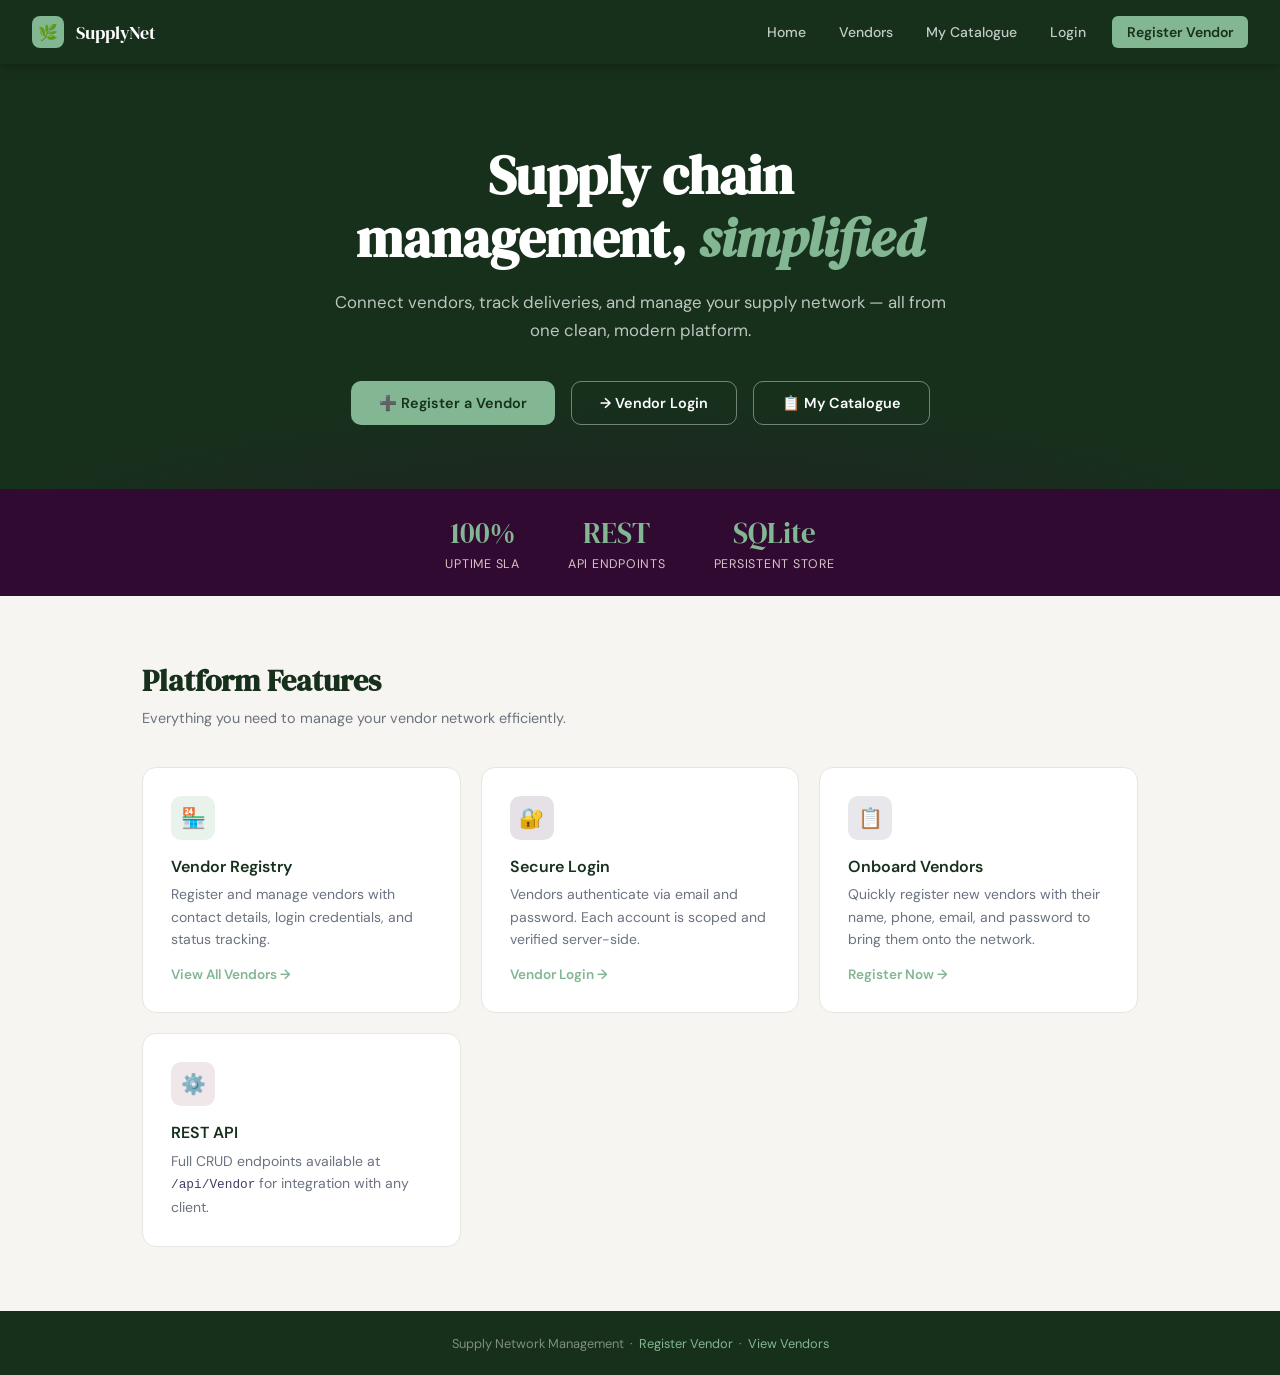
<file: SupplyNetworkManagement/wwwroot/index.html>
<!DOCTYPE html>
<html lang="en">
<head>
    <meta charset="UTF-8" />
    <meta name="viewport" content="width=device-width, initial-scale=1.0" />
    <title>Supply Network Management</title>
    <link rel="preconnect" href="https://fonts.googleapis.com">
    <link rel="preconnect" href="https://fonts.gstatic.com" crossorigin>
    <link href="https://fonts.googleapis.com/css2?family=DM+Serif+Display:ital@0;1&family=DM+Sans:opsz,wght@9..40,300;9..40,400;9..40,500;9..40,600&display=swap" rel="stylesheet">
    <style>
        :root {
            --evergreen: #17301c;
            --muted-teal: #83b692;
            --midnight-violet: #310a31;
            --thistle: #d6c3c9;
            --twilight-indigo: #414066;
            --bg: #f7f5f2;
            --surface: #ffffff;
            --text: #1a1a1a;
            --text-muted: #6b7280;
        }

        *, *::before, *::after {
            margin: 0;
            padding: 0;
            box-sizing: border-box;
        }

        body {
            font-family: 'DM Sans', sans-serif;
            background: var(--bg);
            color: var(--text);
            min-height: 100vh;
            display: flex;
            flex-direction: column;
        }

        header {
            background: var(--evergreen);
            padding: 0 2rem;
            display: flex;
            align-items: center;
            justify-content: space-between;
            height: 64px;
            position: sticky;
            top: 0;
            z-index: 100;
            box-shadow: 0 2px 12px rgba(0,0,0,.25);
        }

        .logo {
            display: flex;
            align-items: center;
            gap: .75rem;
            text-decoration: none;
        }

        .logo-icon {
            width: 32px;
            height: 32px;
            background: var(--muted-teal);
            border-radius: 8px;
            display: flex;
            align-items: center;
            justify-content: center;
            font-size: 16px;
        }

        .logo-text {
            font-family: 'DM Serif Display', serif;
            font-size: 1.15rem;
            color: #fff;
        }

        nav {
            display: flex;
            gap: .25rem;
            align-items: center;
        }

            nav a {
                color: rgba(255,255,255,.75);
                text-decoration: none;
                font-size: .875rem;
                font-weight: 500;
                padding: .45rem .9rem;
                border-radius: 6px;
                transition: color .2s, background .2s;
            }

                nav a:hover {
                    color: #fff;
                    background: rgba(255,255,255,.1);
                }

                nav a.cta {
                    background: var(--muted-teal);
                    color: var(--evergreen);
                    font-weight: 600;
                    margin-left: .5rem;
                }

                    nav a.cta:hover {
                        background: #96c5a3;
                    }

        .hero {
            background: var(--evergreen);
            padding: 5rem 2rem 4rem;
            text-align: center;
            position: relative;
            overflow: hidden;
        }

            .hero::before {
                content: '';
                position: absolute;
                inset: 0;
                background: radial-gradient(ellipse 80% 60% at 50% 120%, var(--midnight-violet) 0%, transparent 70%);
                opacity: .45;
            }

        .hero-content {
            position: relative;
            z-index: 1;
            max-width: 640px;
            margin: 0 auto;
        }

        .hero h1 {
            font-family: 'DM Serif Display', serif;
            font-size: clamp(2.2rem, 5vw, 3.4rem);
            color: #fff;
            line-height: 1.15;
            margin-bottom: 1.25rem;
        }

            .hero h1 em {
                font-style: italic;
                color: var(--muted-teal);
            }

        .hero p {
            color: rgba(255,255,255,.72);
            font-size: 1.05rem;
            line-height: 1.65;
            margin-bottom: 2.25rem;
        }

        .hero-actions {
            display: flex;
            gap: 1rem;
            justify-content: center;
            flex-wrap: wrap;
        }

        .btn {
            display: inline-flex;
            align-items: center;
            gap: .5rem;
            font-family: 'DM Sans', sans-serif;
            font-size: .9rem;
            font-weight: 600;
            padding: .75rem 1.75rem;
            border-radius: 10px;
            border: none;
            cursor: pointer;
            text-decoration: none;
            transition: all .2s;
        }

        .btn-primary {
            background: var(--muted-teal);
            color: var(--evergreen);
        }

            .btn-primary:hover {
                background: #96c5a3;
                transform: translateY(-1px);
                box-shadow: 0 4px 16px rgba(131,182,146,.35);
            }

        .btn-outline {
            background: transparent;
            color: #fff;
            border: 1.5px solid rgba(255,255,255,.4);
        }

            .btn-outline:hover {
                border-color: #fff;
                background: rgba(255,255,255,.07);
            }

        .stats-bar {
            background: var(--midnight-violet);
            padding: 1.5rem 2rem;
            display: flex;
            justify-content: center;
            gap: 3rem;
            flex-wrap: wrap;
        }

        .stat {
            text-align: center;
        }

        .stat-val {
            font-family: 'DM Serif Display', serif;
            font-size: 1.8rem;
            color: var(--muted-teal);
        }

        .stat-lbl {
            font-size: .78rem;
            color: var(--thistle);
            letter-spacing: .06em;
            text-transform: uppercase;
            margin-top: .2rem;
        }

        .section {
            padding: 4rem 2rem;
            max-width: 1060px;
            margin: 0 auto;
            width: 100%;
        }

        .section-title {
            font-family: 'DM Serif Display', serif;
            font-size: 1.9rem;
            color: var(--evergreen);
            margin-bottom: .5rem;
        }

        .section-sub {
            color: var(--text-muted);
            font-size: .9rem;
            margin-bottom: 2.5rem;
        }

        .cards {
            display: grid;
            grid-template-columns: repeat(auto-fit, minmax(260px, 1fr));
            gap: 1.25rem;
        }

        .card {
            background: var(--surface);
            border-radius: 14px;
            padding: 1.75rem;
            border: 1px solid #e8e4e0;
            transition: box-shadow .2s, transform .2s;
        }

            .card:hover {
                transform: translateY(-3px);
                box-shadow: 0 8px 28px rgba(0,0,0,.09);
            }

        .card-icon {
            width: 44px;
            height: 44px;
            border-radius: 10px;
            display: flex;
            align-items: center;
            justify-content: center;
            font-size: 20px;
            margin-bottom: 1rem;
        }

        .icon-green {
            background: rgba(131,182,146,.18);
        }

        .icon-violet {
            background: rgba(49,10,49,.12);
        }

        .icon-indigo {
            background: rgba(65,64,102,.12);
        }

        .icon-thistle {
            background: rgba(214,195,201,.4);
        }

        .card h3 {
            font-size: 1rem;
            font-weight: 600;
            color: var(--evergreen);
            margin-bottom: .4rem;
        }

        .card p {
            font-size: .875rem;
            color: var(--text-muted);
            line-height: 1.6;
        }

        .card-link {
            display: inline-flex;
            align-items: center;
            gap: .3rem;
            color: var(--muted-teal);
            font-size: .85rem;
            font-weight: 600;
            text-decoration: none;
            margin-top: 1rem;
        }

            .card-link:hover {
                color: #5a9b6a;
            }

        footer {
            margin-top: auto;
            background: var(--evergreen);
            padding: 1.5rem 2rem;
            text-align: center;
            color: rgba(255,255,255,.45);
            font-size: .8rem;
        }

            footer a {
                color: var(--muted-teal);
                text-decoration: none;
            }

        @keyframes fadeUp {
            from {
                opacity: 0;
                transform: translateY(20px);
            }

            to {
                opacity: 1;
                transform: translateY(0);
            }
        }

        .hero-content {
            animation: fadeUp .65s ease both;
        }
    </style>
</head>
<body>

    <header>
        <a class="logo" href="/">
            <div class="logo-icon">🌿</div>
            <span class="logo-text">SupplyNet</span>
        </a>
        <nav>
            <a href="/">Home</a>
            <a href="/vendors.html">Vendors</a>
            <a href="/suppliers.html">My Catalogue</a>
            <a href="/login.html">Login</a>
            <a href="/register.html" class="cta">Register Vendor</a>
        </nav>
    </header>

    <section class="hero">
        <div class="hero-content">
            <h1>Supply chain management, <em>simplified</em></h1>
            <p>Connect vendors, track deliveries, and manage your supply network — all from one clean, modern platform.</p>
            <div class="hero-actions">
                <a href="/register.html" class="btn btn-primary">➕ Register a Vendor</a>
                <a href="/login.html" class="btn btn-outline">→ Vendor Login</a>
                <a href="/suppliers.html" class="btn btn-outline">📋 My Catalogue</a>
            </div>
        </div>
    </section>

    <div class="stats-bar">
        <div class="stat"><div class="stat-val">100%</div><div class="stat-lbl">Uptime SLA</div></div>
        <div class="stat"><div class="stat-val">REST</div><div class="stat-lbl">API Endpoints</div></div>
        <div class="stat"><div class="stat-val">SQLite</div><div class="stat-lbl">Persistent Store</div></div>
    </div>

    <div class="section">
        <h2 class="section-title">Platform Features</h2>
        <p class="section-sub">Everything you need to manage your vendor network efficiently.</p>
        <div class="cards">
            <div class="card">
                <div class="card-icon icon-green">🏪</div>
                <h3>Vendor Registry</h3>
                <p>Register and manage vendors with contact details, login credentials, and status tracking.</p>
                <a href="/vendors.html" class="card-link">View All Vendors →</a>
            </div>
            <div class="card">
                <div class="card-icon icon-violet">🔐</div>
                <h3>Secure Login</h3>
                <p>Vendors authenticate via email and password. Each account is scoped and verified server-side.</p>
                <a href="/login.html" class="card-link">Vendor Login →</a>
            </div>
            <div class="card">
                <div class="card-icon icon-indigo">📋</div>
                <h3>Onboard Vendors</h3>
                <p>Quickly register new vendors with their name, phone, email, and password to bring them onto the network.</p>
                <a href="/register.html" class="card-link">Register Now →</a>
            </div>
            <div class="card">
                <div class="card-icon icon-thistle">⚙️</div>
                <h3>REST API</h3>
                <p>Full CRUD endpoints available at <code style="font-size:.8rem;color:var(--twilight-indigo)">/api/Vendor</code> for integration with any client.</p>
            </div>
        </div>
    </div>

    <footer>
        Supply Network Management &nbsp;·&nbsp;
        <a href="/register.html">Register Vendor</a> &nbsp;·&nbsp;
        <a href="/vendors.html">View Vendors</a>
    </footer>

</body>
</html>
</file>
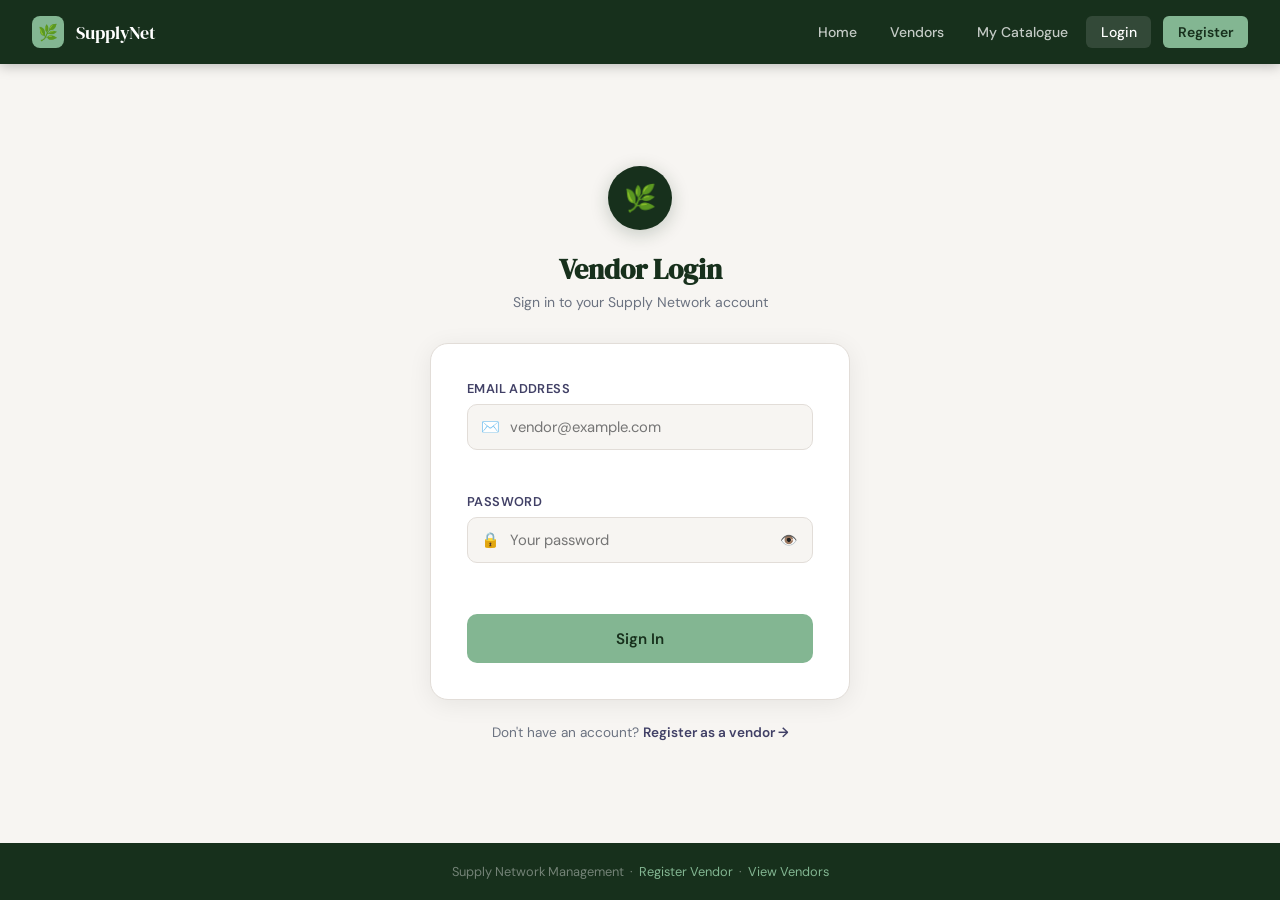
<file: SupplyNetworkManagement/wwwroot/login.html>
<!DOCTYPE html>
<html lang="en">
<head>
    <meta charset="UTF-8" />
    <meta name="viewport" content="width=device-width, initial-scale=1.0" />
    <title>Vendor Login · Supply Network Management</title>
    <link rel="preconnect" href="https://fonts.googleapis.com">
    <link rel="preconnect" href="https://fonts.gstatic.com" crossorigin>
    <link href="https://fonts.googleapis.com/css2?family=DM+Serif+Display:ital@0;1&family=DM+Sans:opsz,wght@9..40,300;9..40,400;9..40,500;9..40,600&display=swap" rel="stylesheet">
    <style>
        :root {
            --evergreen: #17301c;
            --muted-teal: #83b692;
            --midnight-violet: #310a31;
            --thistle: #d6c3c9;
            --twilight-indigo: #414066;
            --bg: #f7f5f2;
            --surface: #ffffff;
            --text: #1a1a1a;
            --text-muted: #6b7280;
            --border: #e2ddd8;
            --error: #c0392b;
        }

        *, *::before, *::after {
            margin: 0;
            padding: 0;
            box-sizing: border-box;
        }

        body {
            font-family: 'DM Sans', sans-serif;
            background: var(--bg);
            color: var(--text);
            min-height: 100vh;
            display: flex;
            flex-direction: column;
        }

        header {
            background: var(--evergreen);
            padding: 0 2rem;
            display: flex;
            align-items: center;
            justify-content: space-between;
            height: 64px;
            position: sticky;
            top: 0;
            z-index: 100;
            box-shadow: 0 2px 12px rgba(0,0,0,.25);
        }

        .logo {
            display: flex;
            align-items: center;
            gap: .75rem;
            text-decoration: none;
        }

        .logo-icon {
            width: 32px;
            height: 32px;
            background: var(--muted-teal);
            border-radius: 8px;
            display: flex;
            align-items: center;
            justify-content: center;
            font-size: 16px;
        }

        .logo-text {
            font-family: 'DM Serif Display', serif;
            font-size: 1.15rem;
            color: #fff;
        }

        nav {
            display: flex;
            gap: .25rem;
            align-items: center;
        }

            nav a {
                color: rgba(255,255,255,.75);
                text-decoration: none;
                font-size: .875rem;
                font-weight: 500;
                padding: .45rem .9rem;
                border-radius: 6px;
                transition: color .2s, background .2s;
            }

                nav a:hover {
                    color: #fff;
                    background: rgba(255,255,255,.1);
                }

                nav a.active {
                    color: #fff;
                    background: rgba(255,255,255,.12);
                }

                nav a.cta {
                    background: var(--muted-teal);
                    color: var(--evergreen);
                    font-weight: 600;
                    margin-left: .5rem;
                }

                    nav a.cta:hover {
                        background: #96c5a3;
                    }

        /* ── MAIN ── */
        .page {
            flex: 1;
            display: flex;
            align-items: center;
            justify-content: center;
            padding: 3rem 1.5rem;
            background: var(--bg);
        }

        .login-wrap {
            width: 100%;
            max-width: 420px;
            animation: slideUp .45s ease both;
        }

        @keyframes slideUp {
            from {
                opacity: 0;
                transform: translateY(24px);
            }

            to {
                opacity: 1;
                transform: translateY(0);
            }
        }

        .login-header {
            text-align: center;
            margin-bottom: 2rem;
        }

        .login-avatar {
            width: 64px;
            height: 64px;
            background: var(--evergreen);
            border-radius: 50%;
            display: flex;
            align-items: center;
            justify-content: center;
            font-size: 26px;
            margin: 0 auto 1.25rem;
            box-shadow: 0 4px 18px rgba(23,48,28,.22);
        }

        .login-header h1 {
            font-family: 'DM Serif Display', serif;
            font-size: 1.75rem;
            color: var(--evergreen);
        }

        .login-header p {
            font-size: .875rem;
            color: var(--text-muted);
            margin-top: .3rem;
        }

        /* ── CARD ── */
        .form-card {
            background: var(--surface);
            border-radius: 18px;
            border: 1px solid var(--border);
            padding: 2.25rem;
            box-shadow: 0 4px 24px rgba(0,0,0,.07);
        }

        .field-group {
            display: flex;
            flex-direction: column;
            gap: 1.25rem;
        }

        .field {
            display: flex;
            flex-direction: column;
            gap: .45rem;
        }

        label {
            font-size: .8rem;
            font-weight: 600;
            letter-spacing: .03em;
            text-transform: uppercase;
            color: var(--twilight-indigo);
        }

        .input-wrap {
            position: relative;
            display: flex;
            align-items: center;
        }

        .input-icon {
            position: absolute;
            left: 14px;
            font-size: 15px;
            color: var(--text-muted);
            pointer-events: none;
        }

        input[type="email"],
        input[type="password"] {
            width: 100%;
            padding: .75rem .9rem .75rem 2.65rem;
            font-family: 'DM Sans', sans-serif;
            font-size: .925rem;
            background: var(--bg);
            border: 1.5px solid var(--border);
            border-radius: 10px;
            color: var(--text);
            transition: border-color .2s, box-shadow .2s, background .2s;
            outline: none;
        }

        input:focus {
            border-color: var(--muted-teal);
            background: #fff;
            box-shadow: 0 0 0 3px rgba(131,182,146,.18);
        }

        input.invalid {
            border-color: var(--error);
            box-shadow: 0 0 0 3px rgba(192,57,43,.12);
        }

        .field-error {
            font-size: .78rem;
            color: var(--error);
            min-height: 1rem;
        }

        .password-toggle {
            position: absolute;
            right: 12px;
            background: none;
            border: none;
            cursor: pointer;
            font-size: 14px;
            color: var(--text-muted);
            padding: 4px;
            transition: color .2s;
        }

            .password-toggle:hover {
                color: var(--evergreen);
            }

        .submit-row {
            margin-top: 1.75rem;
            display: flex;
            flex-direction: column;
            gap: .85rem;
        }

        .btn-submit {
            width: 100%;
            padding: .9rem;
            background: var(--muted-teal);
            color: var(--evergreen);
            font-family: 'DM Sans', sans-serif;
            font-size: .95rem;
            font-weight: 600;
            border: none;
            border-radius: 10px;
            cursor: pointer;
            display: flex;
            align-items: center;
            justify-content: center;
            gap: .5rem;
            transition: background .2s, transform .15s, box-shadow .2s;
        }

            .btn-submit:hover:not(:disabled) {
                background: #96c5a3;
                transform: translateY(-1px);
                box-shadow: 0 4px 18px rgba(131,182,146,.35);
            }

            .btn-submit:disabled {
                opacity: .6;
                cursor: not-allowed;
            }

        .spinner {
            width: 18px;
            height: 18px;
            border: 2px solid rgba(23,48,28,.25);
            border-top-color: var(--evergreen);
            border-radius: 50%;
            animation: spin .7s linear infinite;
            display: none;
        }

        .btn-submit.loading .spinner {
            display: block;
        }

        .btn-submit.loading .btn-label {
            display: none;
        }

        @keyframes spin {
            to {
                transform: rotate(360deg);
            }
        }

        .banner {
            display: none;
            border-radius: 10px;
            padding: .9rem 1.1rem;
            font-size: .875rem;
            font-weight: 500;
            align-items: center;
            gap: .6rem;
        }

            .banner.show {
                display: flex;
            }

            .banner.success {
                background: rgba(131,182,146,.18);
                border: 1px solid rgba(131,182,146,.4);
                color: var(--evergreen);
            }

            .banner.error {
                background: rgba(192,57,43,.08);
                border: 1px solid rgba(192,57,43,.25);
                color: var(--error);
            }

        .register-prompt {
            text-align: center;
            margin-top: 1.5rem;
            font-size: .85rem;
            color: var(--text-muted);
        }

            .register-prompt a {
                color: var(--twilight-indigo);
                font-weight: 600;
                text-decoration: none;
            }

                .register-prompt a:hover {
                    text-decoration: underline;
                }

        footer {
            background: var(--evergreen);
            padding: 1.25rem 2rem;
            text-align: center;
            color: rgba(255,255,255,.4);
            font-size: .8rem;
        }

            footer a {
                color: var(--muted-teal);
                text-decoration: none;
            }

        @media (max-width: 520px) {
            nav a:not(.mobile-show) {
                display: none;
            }
        }
    </style>
</head>
<body>

    <header>
        <a class="logo" href="/">
            <div class="logo-icon">🌿</div>
            <span class="logo-text">SupplyNet</span>
        </a>
        <nav>
            <a href="/">Home</a>
            <a href="/vendors.html">Vendors</a>
            <a href="/suppliers.html">My Catalogue</a>
            <a href="/login.html" class="active mobile-show">Login</a>
            <a href="/register.html" class="cta">Register</a>
        </nav>
    </header>

    <main class="page">
        <div class="login-wrap">

            <div class="login-header">
                <div class="login-avatar">🌿</div>
                <h1>Vendor Login</h1>
                <p>Sign in to your Supply Network account</p>
            </div>

            <div class="form-card">
                <div class="field-group">

                    <div class="field">
                        <label for="email">Email Address</label>
                        <div class="input-wrap">
                            <span class="input-icon">✉️</span>
                            <input type="email" id="email" placeholder="vendor@example.com" autocomplete="email" />
                        </div>
                        <span class="field-error" id="emailErr"></span>
                    </div>

                    <div class="field">
                        <label for="password">Password</label>
                        <div class="input-wrap">
                            <span class="input-icon">🔒</span>
                            <input type="password" id="password" placeholder="Your password" autocomplete="current-password" />
                            <button class="password-toggle" type="button" id="togglePwd" aria-label="Toggle password visibility">👁️</button>
                        </div>
                        <span class="field-error" id="passwordErr"></span>
                    </div>

                </div>

                <div class="submit-row">
                    <div class="banner" id="globalBanner"></div>
                    <button class="btn-submit" id="submitBtn" type="button">
                        <span class="btn-label">Sign In</span>
                        <div class="spinner"></div>
                    </button>
                </div>
            </div>

            <p class="register-prompt">Don't have an account? <a href="/register.html">Register as a vendor →</a></p>

        </div>
    </main>

    <footer>
        Supply Network Management &nbsp;·&nbsp; <a href="/register.html">Register Vendor</a> &nbsp;·&nbsp; <a href="/vendors.html">View Vendors</a>
    </footer>

    <script>
        const API_BASE = '';

        const $ = id => document.getElementById(id);

        function setError(fieldId, msg) {
            const el = $(fieldId + 'Err');
            const input = $(fieldId);
            if (el) el.textContent = msg ? '⚠ ' + msg : '';
            if (input) input.classList.toggle('invalid', !!msg);
        }

        function clearErrors() {
            ['email', 'password'].forEach(f => setError(f, ''));
        }

        function showBanner(msg, type = 'error') {
            const b = $('globalBanner');
            b.textContent = (type === 'success' ? '✓ ' : '✕ ') + msg;
            b.className = 'banner ' + type + ' show';
        }

        function setLoading(loading) {
            const btn = $('submitBtn');
            btn.disabled = loading;
            btn.classList.toggle('loading', loading);
        }

        function validate() {
            let ok = true;
            const email = $('email').value.trim();
            const pwd = $('password').value;
            if (!email) { setError('email', 'Email is required'); ok = false; }
            if (!pwd) { setError('password', 'Password is required'); ok = false; }
            return ok;
        }

        async function handleLogin() {
            clearErrors();
            $('globalBanner').className = 'banner';

            if (!validate()) return;

            const payload = {
                email: $('email').value.trim(),
                password: $('password').value,
            };

            setLoading(true);

            try {
                const res = await fetch(`${API_BASE}/api/vendor/login`, {
                    method: 'POST',
                    headers: { 'Content-Type': 'application/json' },
                    body: JSON.stringify(payload),
                });

                if (res.ok) {
                    showBanner('Login successful! Redirecting…', 'success');
                    setTimeout(() => { window.location.href = '/suppliers.html'; }, 1500);
                } else if (res.status === 404) {
                    setError('email', 'No account found with this email');
                } else if (res.status === 401) {
                    setError('password', 'Incorrect password');
                } else {
                    const text = await res.text().catch(() => '');
                    showBanner(text || `Error ${res.status}. Please try again.`);
                }
            } catch (err) {
                showBanner('Could not connect to the server. Is the API running?');
                console.error(err);
            } finally {
                setLoading(false);
            }
        }

        $('submitBtn').addEventListener('click', handleLogin);
        ['email', 'password'].forEach(id => {
            $(id).addEventListener('input', () => setError(id, ''));
        });
        document.querySelectorAll('input').forEach(input => {
            input.addEventListener('keydown', e => { if (e.key === 'Enter') handleLogin(); });
        });

        $('togglePwd').addEventListener('click', () => {
            const inp = $('password');
            const isText = inp.type === 'text';
            inp.type = isText ? 'password' : 'text';
            $('togglePwd').textContent = isText ? '👁️' : '🙈';
        });
    </script>

</body>
</html>
</file>
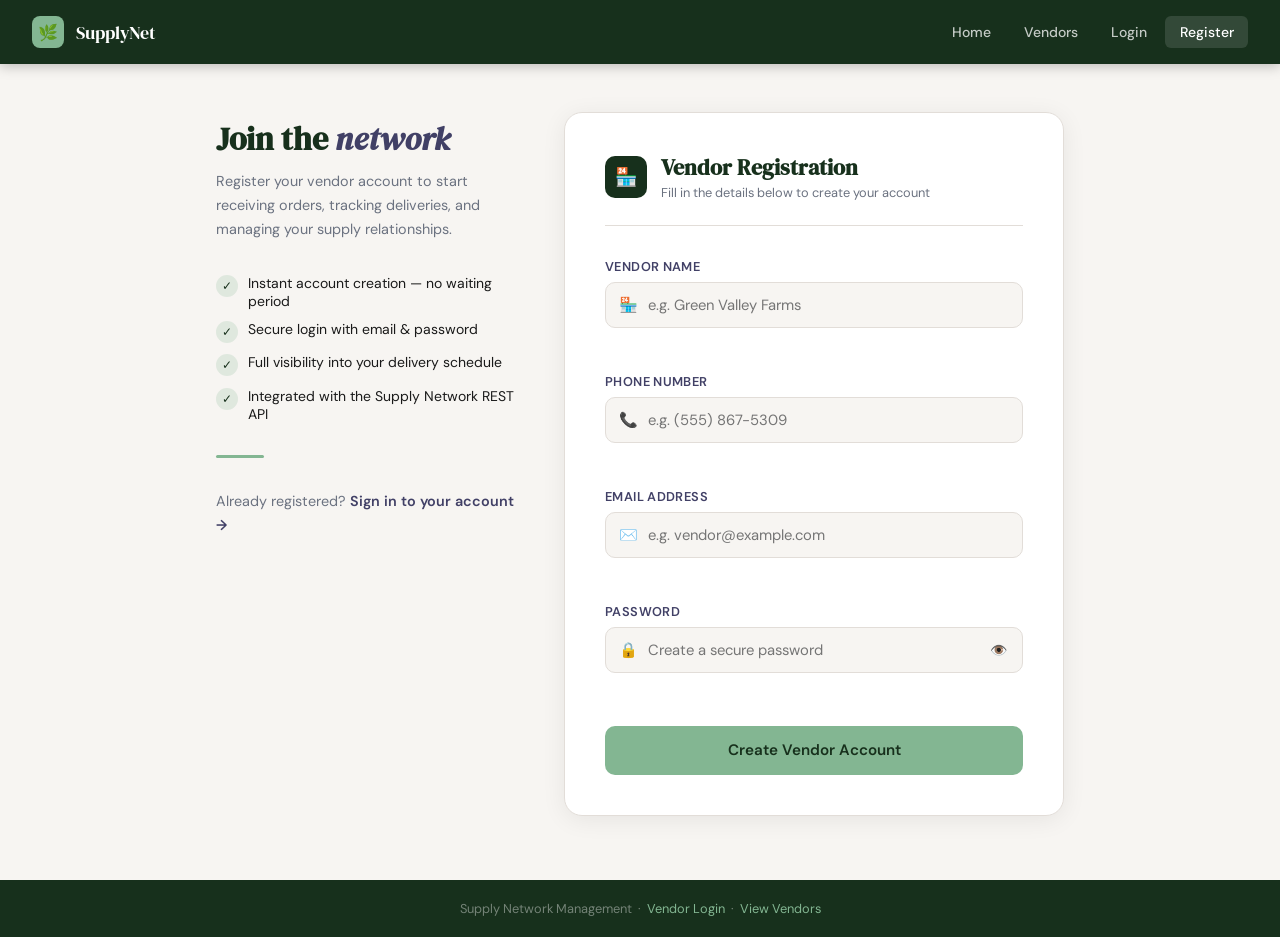
<file: SupplyNetworkManagement/wwwroot/register.html>
<!DOCTYPE html>
<html lang="en">
<head>
  <meta charset="UTF-8"/>
  <meta name="viewport" content="width=device-width, initial-scale=1.0"/>
  <title>Register Vendor · Supply Network Management</title>
  <link rel="preconnect" href="https://fonts.googleapis.com">
  <link rel="preconnect" href="https://fonts.gstatic.com" crossorigin>
  <link href="https://fonts.googleapis.com/css2?family=DM+Serif+Display:ital@0;1&family=DM+Sans:opsz,wght@9..40,300;9..40,400;9..40,500;9..40,600&display=swap" rel="stylesheet">
  <style>
    :root {
      --evergreen:       #17301c;
      --muted-teal:      #83b692;
      --midnight-violet: #310a31;
      --thistle:         #d6c3c9;
      --twilight-indigo: #414066;
      --bg:              #f7f5f2;
      --surface:         #ffffff;
      --text:            #1a1a1a;
      --text-muted:      #6b7280;
      --border:          #e2ddd8;
      --error:           #c0392b;
      --success:         #17301c;
    }

    *, *::before, *::after { margin: 0; padding: 0; box-sizing: border-box; }

    body {
      font-family: 'DM Sans', sans-serif;
      background: var(--bg);
      color: var(--text);
      min-height: 100vh;
      display: flex;
      flex-direction: column;
    }

    /* ── HEADER ── */
    header {
      background: var(--evergreen);
      padding: 0 2rem;
      display: flex; align-items: center; justify-content: space-between;
      height: 64px;
      position: sticky; top: 0; z-index: 100;
      box-shadow: 0 2px 12px rgba(0,0,0,.25);
    }

    .logo { display: flex; align-items: center; gap: .75rem; text-decoration: none; }
    .logo-icon {
      width: 32px; height: 32px;
      background: var(--muted-teal); border-radius: 8px;
      display: flex; align-items: center; justify-content: center;
      font-size: 16px;
    }
    .logo-text { font-family: 'DM Serif Display', serif; font-size: 1.15rem; color: #fff; }

    nav { display: flex; gap: .25rem; align-items: center; }
    nav a {
      color: rgba(255,255,255,.75);
      text-decoration: none; font-size: .875rem; font-weight: 500;
      padding: .45rem .9rem; border-radius: 6px;
      transition: color .2s, background .2s;
    }
    nav a:hover { color: #fff; background: rgba(255,255,255,.1); }
    nav a.active { color: #fff; background: rgba(255,255,255,.12); }

    /* ── PAGE WRAPPER ── */
    .page {
      flex: 1;
      display: flex;
      align-items: flex-start;
      justify-content: center;
      padding: 3rem 1.5rem 4rem;
      gap: 3rem;
    }

    /* ── SIDE PANEL ── */
    .side-panel {
      width: 300px;
      flex-shrink: 0;
      padding-top: .5rem;
    }

    .side-panel h1 {
      font-family: 'DM Serif Display', serif;
      font-size: 2rem; line-height: 1.2;
      color: var(--evergreen);
      margin-bottom: .75rem;
    }

    .side-panel h1 em { font-style: italic; color: var(--twilight-indigo); }

    .side-panel p {
      font-size: .9rem; line-height: 1.65;
      color: var(--text-muted);
      margin-bottom: 2rem;
    }

    .checklist { list-style: none; display: flex; flex-direction: column; gap: .65rem; }
    .checklist li {
      display: flex; align-items: flex-start; gap: .65rem;
      font-size: .875rem; color: var(--text);
    }
    .check-icon {
      width: 22px; height: 22px; flex-shrink: 0;
      background: rgba(131,182,146,.2);
      border-radius: 50%;
      display: flex; align-items: center; justify-content: center;
      font-size: 12px; color: var(--evergreen);
      margin-top: 1px;
    }

    .divider {
      width: 48px; height: 3px;
      background: var(--muted-teal);
      border-radius: 2px;
      margin: 2rem 0;
    }

    .login-prompt {
      font-size: .85rem;
      color: var(--text-muted);
    }
    .login-prompt a { color: var(--twilight-indigo); font-weight: 600; text-decoration: none; }
    .login-prompt a:hover { text-decoration: underline; }

    /* ── CARD ── */
    .form-card {
      background: var(--surface);
      border-radius: 18px;
      border: 1px solid var(--border);
      padding: 2.5rem;
      width: 100%;
      max-width: 500px;
      box-shadow: 0 4px 24px rgba(0,0,0,.07);
      animation: slideUp .5s ease both;
    }

    @keyframes slideUp {
      from { opacity: 0; transform: translateY(24px); }
      to   { opacity: 1; transform: translateY(0); }
    }

    .card-header {
      display: flex; align-items: center; gap: .85rem;
      margin-bottom: 2rem;
      padding-bottom: 1.5rem;
      border-bottom: 1px solid var(--border);
    }
    .card-badge {
      width: 42px; height: 42px;
      background: var(--evergreen); border-radius: 10px;
      display: flex; align-items: center; justify-content: center;
      font-size: 18px;
    }
    .card-header h2 { font-family: 'DM Serif Display', serif; font-size: 1.35rem; color: var(--evergreen); }
    .card-header p  { font-size: .8rem; color: var(--text-muted); margin-top: 2px; }

    /* ── FIELDS ── */
    .field-group { display: flex; flex-direction: column; gap: 1.25rem; }

    .field { display: flex; flex-direction: column; gap: .45rem; }

    label {
      font-size: .8rem;
      font-weight: 600;
      letter-spacing: .03em;
      text-transform: uppercase;
      color: var(--twilight-indigo);
    }

    .input-wrap {
      position: relative;
      display: flex;
      align-items: center;
    }

    .input-icon {
      position: absolute;
      left: 14px;
      font-size: 15px;
      color: var(--text-muted);
      pointer-events: none;
    }

    input[type="text"],
    input[type="email"],
    input[type="tel"],
    input[type="password"] {
      width: 100%;
      padding: .75rem .9rem .75rem 2.65rem;
      font-family: 'DM Sans', sans-serif;
      font-size: .925rem;
      background: var(--bg);
      border: 1.5px solid var(--border);
      border-radius: 10px;
      color: var(--text);
      transition: border-color .2s, box-shadow .2s, background .2s;
      outline: none;
    }

    input:focus {
      border-color: var(--muted-teal);
      background: #fff;
      box-shadow: 0 0 0 3px rgba(131,182,146,.18);
    }

    input.invalid {
      border-color: var(--error);
      box-shadow: 0 0 0 3px rgba(192,57,43,.12);
    }

    .field-error {
      font-size: .78rem;
      color: var(--error);
      min-height: 1.1rem;
      display: flex; align-items: center; gap: .3rem;
    }

    .password-toggle {
      position: absolute; right: 12px;
      background: none; border: none;
      cursor: pointer; font-size: 14px;
      color: var(--text-muted);
      padding: 4px;
      transition: color .2s;
    }
    .password-toggle:hover { color: var(--evergreen); }

    /* ── SUBMIT ── */
    .submit-row {
      margin-top: 1.75rem;
      display: flex;
      flex-direction: column;
      gap: .85rem;
    }

    .btn-submit {
      width: 100%;
      padding: .9rem;
      background: var(--muted-teal);
      color: var(--evergreen);
      font-family: 'DM Sans', sans-serif;
      font-size: .95rem; font-weight: 600;
      border: none; border-radius: 10px;
      cursor: pointer;
      display: flex; align-items: center; justify-content: center; gap: .5rem;
      transition: background .2s, transform .15s, box-shadow .2s;
    }
    .btn-submit:hover:not(:disabled) {
      background: #96c5a3;
      transform: translateY(-1px);
      box-shadow: 0 4px 18px rgba(131,182,146,.35);
    }
    .btn-submit:disabled {
      opacity: .6; cursor: not-allowed;
    }

    /* ── SPINNER ── */
    .spinner {
      width: 18px; height: 18px;
      border: 2px solid rgba(23,48,28,.25);
      border-top-color: var(--evergreen);
      border-radius: 50%;
      animation: spin .7s linear infinite;
      display: none;
    }
    .btn-submit.loading .spinner { display: block; }
    .btn-submit.loading .btn-label { display: none; }

    @keyframes spin { to { transform: rotate(360deg); } }

    /* ── TOAST / BANNER ── */
    .banner {
      display: none;
      border-radius: 10px;
      padding: .9rem 1.1rem;
      font-size: .875rem;
      font-weight: 500;
      align-items: center; gap: .6rem;
    }
    .banner.show { display: flex; }
    .banner.success {
      background: rgba(131,182,146,.18);
      border: 1px solid rgba(131,182,146,.4);
      color: var(--success);
    }
    .banner.error {
      background: rgba(192,57,43,.08);
      border: 1px solid rgba(192,57,43,.25);
      color: var(--error);
    }

    /* ── FOOTER ── */
    footer {
      background: var(--evergreen);
      padding: 1.25rem 2rem;
      text-align: center;
      color: rgba(255,255,255,.4); font-size: .8rem;
    }
    footer a { color: var(--muted-teal); text-decoration: none; }

    /* ── RESPONSIVE ── */
    @media (max-width: 760px) {
      .page { flex-direction: column; align-items: center; padding: 2rem 1rem; }
      .side-panel { width: 100%; max-width: 500px; padding-top: 0; }
      nav a:not(.mobile-show) { display: none; }
    }
  </style>
</head>
<body>

  <header>
    <a class="logo" href="/">
      <div class="logo-icon">🌿</div>
      <span class="logo-text">SupplyNet</span>
    </a>
    <nav>
      <a href="/">Home</a>
      <a href="/vendors.html">Vendors</a>
      <a href="/login.html">Login</a>
      <a href="/register.html" class="active mobile-show">Register</a>
    </nav>
  </header>

  <div class="page">

    <!-- Side info panel -->
    <aside class="side-panel">
      <h1>Join the <em>network</em></h1>
      <p>Register your vendor account to start receiving orders, tracking deliveries, and managing your supply relationships.</p>

      <ul class="checklist">
        <li><span class="check-icon">✓</span><span>Instant account creation — no waiting period</span></li>
        <li><span class="check-icon">✓</span><span>Secure login with email &amp; password</span></li>
        <li><span class="check-icon">✓</span><span>Full visibility into your delivery schedule</span></li>
        <li><span class="check-icon">✓</span><span>Integrated with the Supply Network REST API</span></li>
      </ul>

      <div class="divider"></div>

      <p class="login-prompt">Already registered? <a href="/login.html">Sign in to your account →</a></p>
    </aside>

    <!-- Registration form card -->
    <div class="form-card">
      <div class="card-header">
        <div class="card-badge">🏪</div>
        <div>
          <h2>Vendor Registration</h2>
          <p>Fill in the details below to create your account</p>
        </div>
      </div>

      <!-- Status banner -->
      <div class="banner" id="statusBanner"></div>

      <div class="field-group" id="fieldGroup">

        <!-- Vendor Name -->
        <div class="field">
          <label for="vendorName">Vendor Name</label>
          <div class="input-wrap">
            <span class="input-icon">🏪</span>
            <input
              type="text"
              id="vendorName"
              placeholder="e.g. Green Valley Farms"
              autocomplete="organization"
            />
          </div>
          <span class="field-error" id="vendorNameErr"></span>
        </div>

        <!-- Phone -->
        <div class="field">
          <label for="phoneNumber">Phone Number</label>
          <div class="input-wrap">
            <span class="input-icon">📞</span>
            <input
              type="tel"
              id="phoneNumber"
              placeholder="e.g. (555) 867-5309"
              autocomplete="tel"
            />
          </div>
          <span class="field-error" id="phoneNumberErr"></span>
        </div>

        <!-- Email -->
        <div class="field">
          <label for="email">Email Address</label>
          <div class="input-wrap">
            <span class="input-icon">✉️</span>
            <input
              type="email"
              id="email"
              placeholder="e.g. vendor@example.com"
              autocomplete="email"
            />
          </div>
          <span class="field-error" id="emailErr"></span>
        </div>

        <!-- Password -->
        <div class="field">
          <label for="password">Password</label>
          <div class="input-wrap">
            <span class="input-icon">🔒</span>
            <input
              type="password"
              id="password"
              placeholder="Create a secure password"
              autocomplete="new-password"
            />
            <button class="password-toggle" type="button" id="togglePwd" aria-label="Toggle password visibility">👁️</button>
          </div>
          <span class="field-error" id="passwordErr"></span>
        </div>

      </div><!-- /field-group -->

      <div class="submit-row">
        <div class="banner" id="globalBanner"></div>
        <button class="btn-submit" id="submitBtn" type="button">
          <span class="btn-label">Create Vendor Account</span>
          <div class="spinner"></div>
        </button>
      </div>
    </div><!-- /form-card -->

  </div><!-- /page -->

  <footer>
    Supply Network Management &nbsp;·&nbsp; <a href="/login.html">Vendor Login</a> &nbsp;·&nbsp; <a href="/vendors.html">View Vendors</a>
  </footer>

  <script>
    const API_BASE = '';  // Empty = same origin. Change to 'https://localhost:7287' if needed.

    // ── Helpers ──────────────────────────────────────────────────
    const $ = id => document.getElementById(id);

    function setError(fieldId, msg) {
      const el = $(fieldId + 'Err');
      const input = $(fieldId);
      if (el) { el.textContent = msg ? '⚠ ' + msg : ''; }
      if (input) {
        input.classList.toggle('invalid', !!msg);
      }
    }

    function clearErrors() {
      ['vendorName','phoneNumber','email','password'].forEach(f => setError(f, ''));
    }

    function showGlobalBanner(msg, type = 'error') {
      const b = $('globalBanner');
      b.textContent = (type === 'success' ? '✓ ' : '✕ ') + msg;
      b.className = 'banner ' + type + ' show';
    }

    function hideGlobalBanner() {
      $('globalBanner').className = 'banner';
    }

    function setLoading(loading) {
      const btn = $('submitBtn');
      btn.disabled = loading;
      btn.classList.toggle('loading', loading);
    }

    // ── Validation ───────────────────────────────────────────────
    function validate() {
      let ok = true;
      const name  = $('vendorName').value.trim();
      const phone = $('phoneNumber').value.trim();
      const email = $('email').value.trim();
      const pwd   = $('password').value;

      if (!name) { setError('vendorName', 'Vendor name is required'); ok = false; }
      if (!phone) { setError('phoneNumber', 'Phone number is required'); ok = false; }
      if (!email) {
        setError('email', 'Email is required'); ok = false;
      } else if (!/^[^\s@]+@[^\s@]+\.[^\s@]+$/.test(email)) {
        setError('email', 'Please enter a valid email address'); ok = false;
      }
      if (!pwd) {
        setError('password', 'Password is required'); ok = false;
      } else if (pwd.length < 6) {
        setError('password', 'Password must be at least 6 characters'); ok = false;
      }

      return ok;
    }

    // ── Submit ───────────────────────────────────────────────────
    async function handleRegister() {
      clearErrors();
      hideGlobalBanner();

      if (!validate()) return;

      const payload = {
        vendorName:  $('vendorName').value.trim(),
        phoneNumber: $('phoneNumber').value.trim(),
        email:       $('email').value.trim(),
        password:    $('password').value,
      };

      setLoading(true);

      try {
        const res = await fetch(`${API_BASE}/api/Vendor`, {
          method: 'POST',
          headers: { 'Content-Type': 'application/json' },
          body: JSON.stringify(payload),
        });

        if (res.ok || res.status === 204) {
          // Success
          $('fieldGroup').style.display = 'none';
          $('submitBtn').style.display = 'none';
          showGlobalBanner(
            `Account created for "${payload.vendorName}"! You can now log in.`,
            'success'
          );
          // Optionally redirect after a short delay
          setTimeout(() => { window.location.href = '/login.html'; }, 3000);
        } else {
          const text = await res.text().catch(() => '');
          showGlobalBanner(text || `Server error (${res.status}). Please try again.`);
        }
      } catch (err) {
        showGlobalBanner('Could not connect to the server. Is the API running?');
        console.error(err);
      } finally {
        setLoading(false);
      }
    }

    // ── Event listeners ──────────────────────────────────────────
    $('submitBtn').addEventListener('click', handleRegister);

    // Dismiss field errors on input
    ['vendorName','phoneNumber','email','password'].forEach(id => {
      $(id).addEventListener('input', () => setError(id, ''));
    });

    // Enter key submits
    document.querySelectorAll('input').forEach(input => {
      input.addEventListener('keydown', e => { if (e.key === 'Enter') handleRegister(); });
    });

    // Password toggle
    $('togglePwd').addEventListener('click', () => {
      const inp = $('password');
      const isText = inp.type === 'text';
      inp.type = isText ? 'password' : 'text';
      $('togglePwd').textContent = isText ? '👁️' : '🙈';
    });
  </script>

</body>
</html>
</file>
